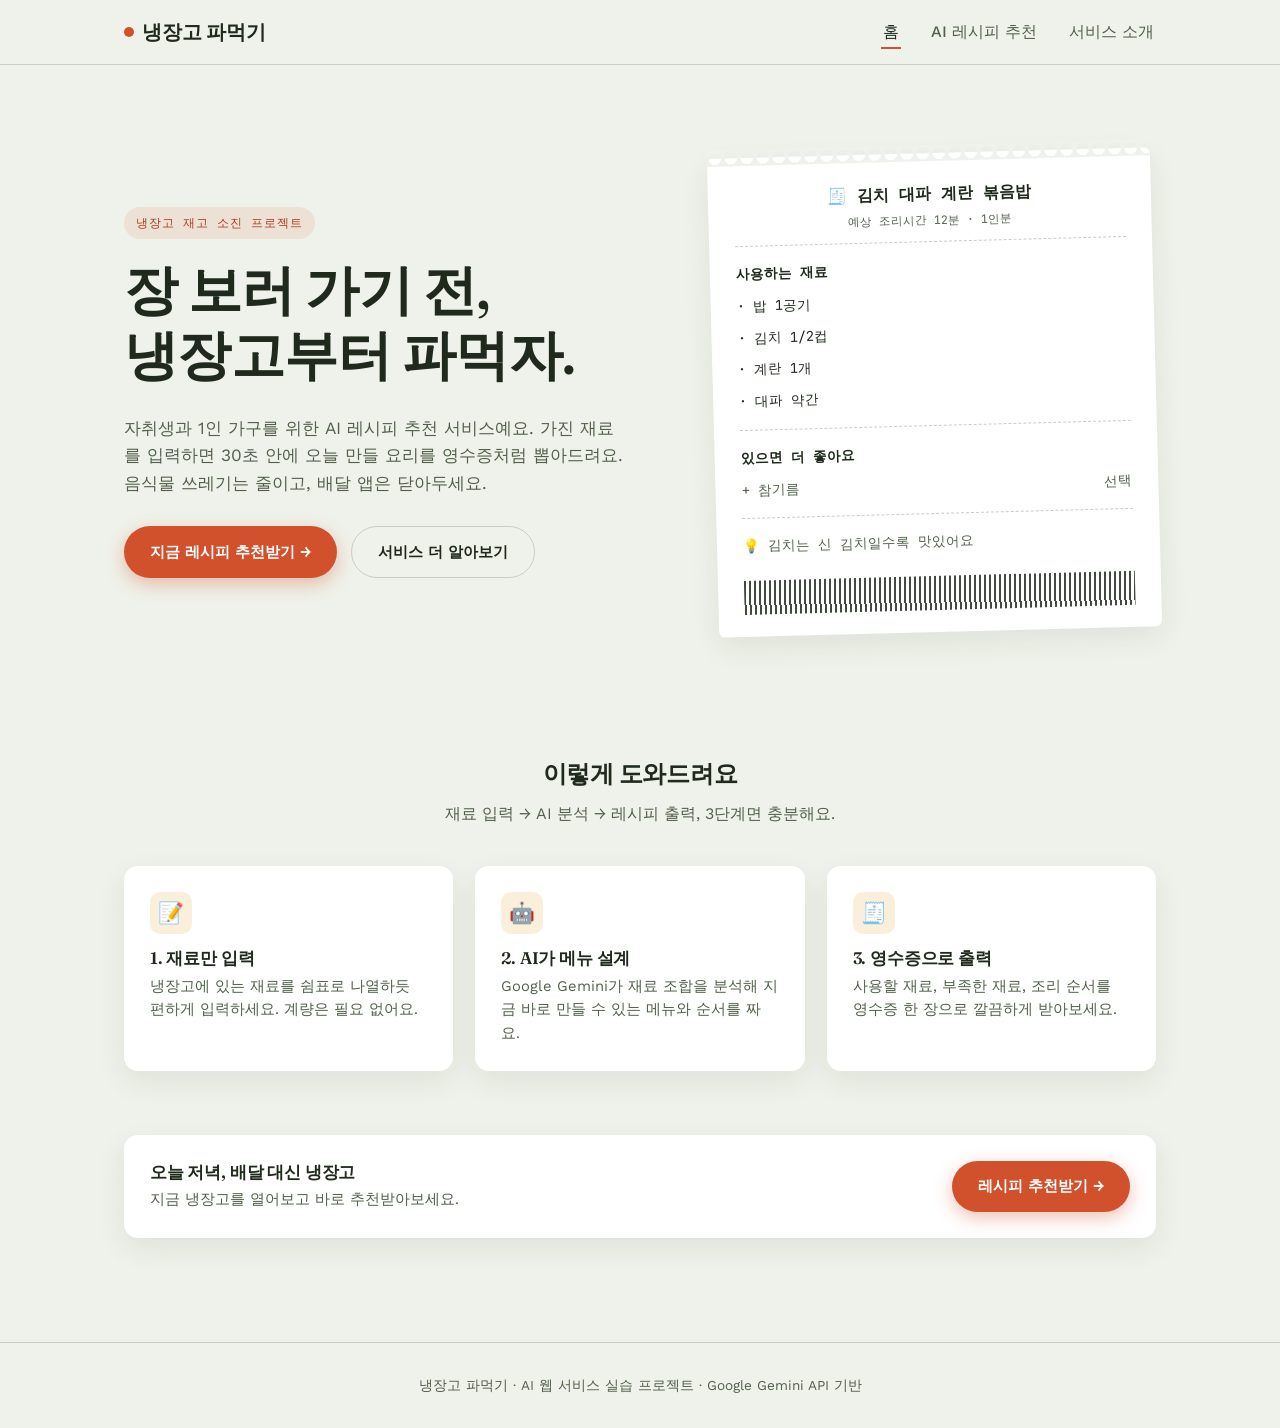
<file: index.html>
<!DOCTYPE html>
<html lang="ko">
<head>
  <meta charset="UTF-8" />
  <meta name="viewport" content="width=device-width, initial-scale=1.0" />
  <title>냉장고 파먹기 — 있는 재료로 오늘 뭐 먹지?</title>
  <meta name="description" content="냉장고 속 재료만 입력하면 AI가 지금 바로 만들 수 있는 레시피를 추천해드려요." />
  <link rel="stylesheet" href="css/style.css" />
</head>
<body>

  <header class="site-header">
    <nav class="nav">
      <a href="index.html" class="nav-logo"><span class="dot"></span>냉장고 파먹기</a>
      <button class="nav-toggle" aria-label="메뉴 열기" aria-expanded="false">☰</button>
      <ul class="nav-links">
        <li><a href="index.html" aria-current="page">홈</a></li>
        <li><a href="recipe.html">AI 레시피 추천</a></li>
        <li><a href="about.html">서비스 소개</a></li>
      </ul>
    </nav>
  </header>

  <main>
    <section class="hero">
      <div class="container hero-grid">
        <div>
          <span class="eyebrow">냉장고 재고 소진 프로젝트</span>
          <h1>장 보러 가기 전,<br>냉장고부터 파먹자.</h1>
          <p class="lead">
            자취생과 1인 가구를 위한 AI 레시피 추천 서비스예요.
            가진 재료를 입력하면 30초 안에 오늘 만들 요리를 영수증처럼 뽑아드려요.
            음식물 쓰레기는 줄이고, 배달 앱은 닫아두세요.
          </p>
          <div class="hero-actions">
            <a href="recipe.html" class="btn btn-primary">지금 레시피 추천받기 →</a>
            <a href="about.html" class="btn btn-ghost">서비스 더 알아보기</a>
          </div>
        </div>

        <div class="receipt" aria-hidden="true">
          <div class="receipt-title">
            🧾 김치 대파 계란 볶음밥
            <small>예상 조리시간 12분 · 1인분</small>
          </div>
          <div class="receipt-row" style="font-weight:600;">사용하는 재료</div>
          <div class="receipt-row"><span>· 밥 1공기</span></div>
          <div class="receipt-row"><span>· 김치 1/2컵</span></div>
          <div class="receipt-row"><span>· 계란 1개</span></div>
          <div class="receipt-row"><span>· 대파 약간</span></div>
          <div class="receipt-divider"></div>
          <div class="receipt-row" style="font-weight:600;">있으면 더 좋아요</div>
          <div class="receipt-row dim"><span>+ 참기름</span><span>선택</span></div>
          <div class="receipt-divider"></div>
          <div class="receipt-row dim">💡 김치는 신 김치일수록 맛있어요</div>
          <div class="receipt-barcode"></div>
        </div>
      </div>
    </section>

    <section class="section">
      <div class="container">
        <div class="section-head">
          <h2>이렇게 도와드려요</h2>
          <p>재료 입력 → AI 분석 → 레시피 출력, 3단계면 충분해요.</p>
        </div>

        <div class="grid-3">
          <div class="card">
            <div class="icon">📝</div>
            <h3>1. 재료만 입력</h3>
            <p>냉장고에 있는 재료를 쉼표로 나열하듯 편하게 입력하세요. 계량은 필요 없어요.</p>
          </div>
          <div class="card">
            <div class="icon">🤖</div>
            <h3>2. AI가 메뉴 설계</h3>
            <p>Google Gemini가 재료 조합을 분석해 지금 바로 만들 수 있는 메뉴와 순서를 짜요.</p>
          </div>
          <div class="card">
            <div class="icon">🧾</div>
            <h3>3. 영수증으로 출력</h3>
            <p>사용할 재료, 부족한 재료, 조리 순서를 영수증 한 장으로 깔끔하게 받아보세요.</p>
          </div>
        </div>
      </div>
    </section>

    <section class="section" style="padding-top:0;">
      <div class="container">
        <div class="card" style="display:flex; align-items:center; justify-content:space-between; gap:20px; flex-wrap:wrap;">
          <div>
            <h3 style="margin-bottom:6px;">오늘 저녁, 배달 대신 냉장고</h3>
            <p style="margin:0;">지금 냉장고를 열어보고 바로 추천받아보세요.</p>
          </div>
          <a href="recipe.html" class="btn btn-primary">레시피 추천받기 →</a>
        </div>
      </div>
    </section>
  </main>

  <footer class="site-footer">
    <div class="container">
      냉장고 파먹기 · AI 웹 서비스 실습 프로젝트 · Google Gemini API 기반
    </div>
  </footer>

  <script src="js/main.js"></script>
</body>
</html>
</file>
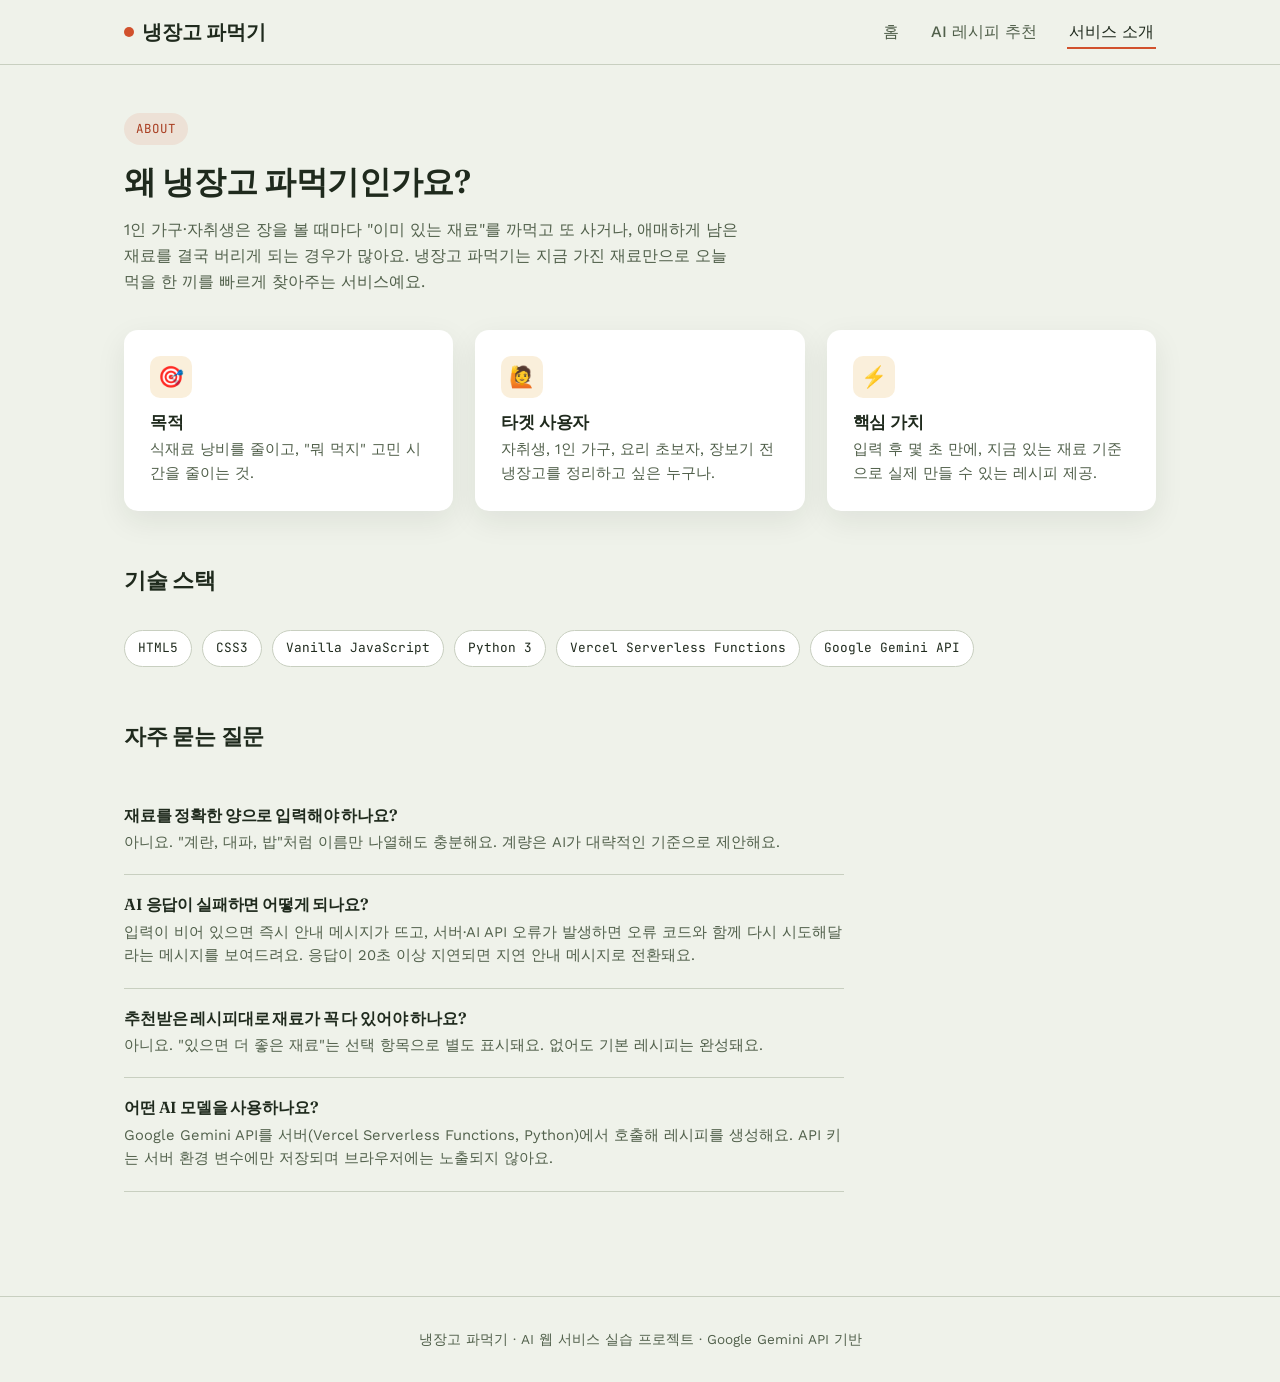
<file: about.html>
<!DOCTYPE html>
<html lang="ko">
<head>
  <meta charset="UTF-8" />
  <meta name="viewport" content="width=device-width, initial-scale=1.0" />
  <title>서비스 소개 — 냉장고 파먹기</title>
  <meta name="description" content="냉장고 파먹기 서비스의 목적, 기술 스택, 자주 묻는 질문을 소개합니다." />
  <link rel="stylesheet" href="css/style.css" />
</head>
<body>

  <header class="site-header">
    <nav class="nav">
      <a href="index.html" class="nav-logo"><span class="dot"></span>냉장고 파먹기</a>
      <button class="nav-toggle" aria-label="메뉴 열기" aria-expanded="false">☰</button>
      <ul class="nav-links">
        <li><a href="index.html">홈</a></li>
        <li><a href="recipe.html">AI 레시피 추천</a></li>
        <li><a href="about.html" aria-current="page">서비스 소개</a></li>
      </ul>
    </nav>
  </header>

  <main>
    <section class="section" style="padding-top:48px;">
      <div class="container">
        <div class="section-head left">
          <span class="eyebrow">About</span>
          <h1 style="font-size:2rem;">왜 냉장고 파먹기인가요?</h1>
          <p>
            1인 가구·자취생은 장을 볼 때마다 "이미 있는 재료"를 까먹고 또 사거나,
            애매하게 남은 재료를 결국 버리게 되는 경우가 많아요.
            냉장고 파먹기는 지금 가진 재료만으로 오늘 먹을 한 끼를 빠르게 찾아주는 서비스예요.
          </p>
        </div>

        <div class="grid-3" style="margin-bottom:56px;">
          <div class="card">
            <div class="icon">🎯</div>
            <h3>목적</h3>
            <p>식재료 낭비를 줄이고, "뭐 먹지" 고민 시간을 줄이는 것.</p>
          </div>
          <div class="card">
            <div class="icon">🙋</div>
            <h3>타겟 사용자</h3>
            <p>자취생, 1인 가구, 요리 초보자, 장보기 전 냉장고를 정리하고 싶은 누구나.</p>
          </div>
          <div class="card">
            <div class="icon">⚡</div>
            <h3>핵심 가치</h3>
            <p>입력 후 몇 초 만에, 지금 있는 재료 기준으로 실제 만들 수 있는 레시피 제공.</p>
          </div>
        </div>

        <div class="section-head left">
          <h2 style="font-size:1.4rem;">기술 스택</h2>
        </div>
        <div class="stack-list" style="margin-bottom:56px;">
          <span class="stack-pill">HTML5</span>
          <span class="stack-pill">CSS3</span>
          <span class="stack-pill">Vanilla JavaScript</span>
          <span class="stack-pill">Python 3</span>
          <span class="stack-pill">Vercel Serverless Functions</span>
          <span class="stack-pill">Google Gemini API</span>
        </div>

        <div class="section-head left">
          <h2 style="font-size:1.4rem;">자주 묻는 질문</h2>
        </div>

        <div style="max-width:720px;">
          <div class="faq-item">
            <h3>재료를 정확한 양으로 입력해야 하나요?</h3>
            <p>아니요. "계란, 대파, 밥"처럼 이름만 나열해도 충분해요. 계량은 AI가 대략적인 기준으로 제안해요.</p>
          </div>
          <div class="faq-item">
            <h3>AI 응답이 실패하면 어떻게 되나요?</h3>
            <p>
              입력이 비어 있으면 즉시 안내 메시지가 뜨고, 서버·AI API 오류가 발생하면 오류 코드와 함께
              다시 시도해달라는 메시지를 보여드려요. 응답이 20초 이상 지연되면 지연 안내 메시지로 전환돼요.
            </p>
          </div>
          <div class="faq-item">
            <h3>추천받은 레시피대로 재료가 꼭 다 있어야 하나요?</h3>
            <p>아니요. "있으면 더 좋은 재료"는 선택 항목으로 별도 표시돼요. 없어도 기본 레시피는 완성돼요.</p>
          </div>
          <div class="faq-item">
            <h3>어떤 AI 모델을 사용하나요?</h3>
            <p>Google Gemini API를 서버(Vercel Serverless Functions, Python)에서 호출해 레시피를 생성해요. API 키는 서버 환경 변수에만 저장되며 브라우저에는 노출되지 않아요.</p>
          </div>
        </div>
      </div>
    </section>
  </main>

  <footer class="site-footer">
    <div class="container">
      냉장고 파먹기 · AI 웹 서비스 실습 프로젝트 · Google Gemini API 기반
    </div>
  </footer>

  <script src="js/main.js"></script>
</body>
</html>
</file>
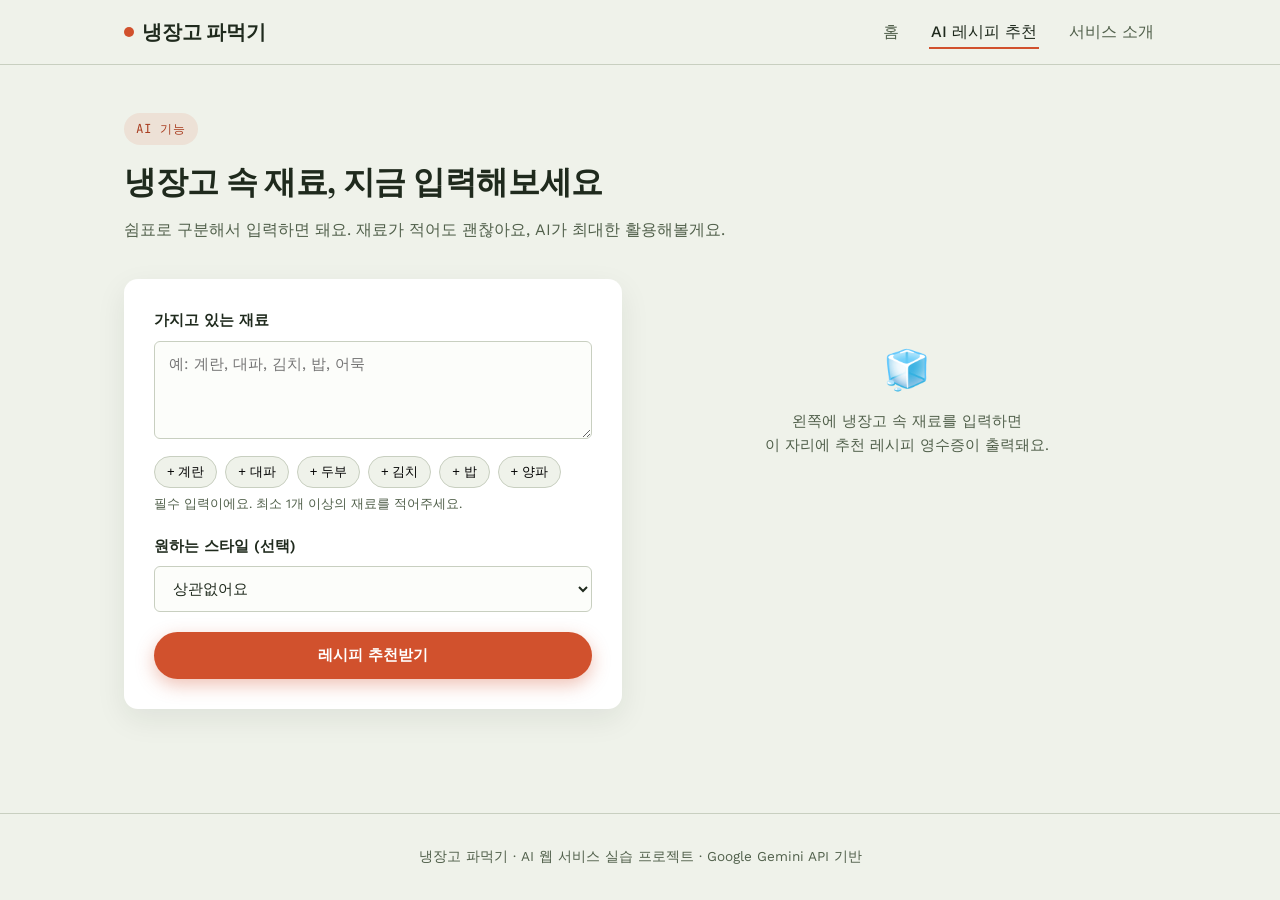
<file: recipe.html>
<!DOCTYPE html>
<html lang="ko">
<head>
  <meta charset="UTF-8" />
  <meta name="viewport" content="width=device-width, initial-scale=1.0" />
  <title>AI 레시피 추천 — 냉장고 파먹기</title>
  <meta name="description" content="냉장고 속 재료를 입력하면 Google Gemini가 지금 만들 수 있는 레시피를 추천해드려요." />
  <link rel="stylesheet" href="css/style.css" />
</head>
<body>

  <header class="site-header">
    <nav class="nav">
      <a href="index.html" class="nav-logo"><span class="dot"></span>냉장고 파먹기</a>
      <button class="nav-toggle" aria-label="메뉴 열기" aria-expanded="false">☰</button>
      <ul class="nav-links">
        <li><a href="index.html">홈</a></li>
        <li><a href="recipe.html" aria-current="page">AI 레시피 추천</a></li>
        <li><a href="about.html">서비스 소개</a></li>
      </ul>
    </nav>
  </header>

  <main>
    <section class="section" style="padding-top:48px;">
      <div class="container">
        <div class="section-head left">
          <span class="eyebrow">AI 기능</span>
          <h1 style="font-size:2rem;">냉장고 속 재료, 지금 입력해보세요</h1>
          <p>쉼표로 구분해서 입력하면 돼요. 재료가 적어도 괜찮아요, AI가 최대한 활용해볼게요.</p>
        </div>

        <div class="recipe-layout">
          <!-- 입력 패널 -->
          <div class="panel">
            <form id="recipe-form" novalidate>
              <div class="field">
                <label for="ingredients">가지고 있는 재료</label>
                <textarea
                  id="ingredients"
                  name="ingredients"
                  rows="4"
                  placeholder="예: 계란, 대파, 김치, 밥, 어묵"
                  required
                ></textarea>
                <div class="chip-row" id="chip-row">
                  <button type="button" class="chip" data-value="계란">+ 계란</button>
                  <button type="button" class="chip" data-value="대파">+ 대파</button>
                  <button type="button" class="chip" data-value="두부">+ 두부</button>
                  <button type="button" class="chip" data-value="김치">+ 김치</button>
                  <button type="button" class="chip" data-value="밥">+ 밥</button>
                  <button type="button" class="chip" data-value="양파">+ 양파</button>
                </div>
                <p class="hint">필수 입력이에요. 최소 1개 이상의 재료를 적어주세요.</p>
              </div>

              <div class="field">
                <label for="meal-type">원하는 스타일 (선택)</label>
                <select id="meal-type" name="meal-type">
                  <option value="아무거나">상관없어요</option>
                  <option value="간단하고 빠르게">간단하고 빠르게 (10분 내외)</option>
                  <option value="한식">한식</option>
                  <option value="양식/분식">양식·분식</option>
                  <option value="다이어트/저칼로리">다이어트·저칼로리</option>
                </select>
              </div>

              <button type="submit" id="submit-btn" class="btn btn-primary" style="width:100%;">
                레시피 추천받기
              </button>

              <div id="status-msg" class="status-msg" role="alert" aria-live="polite"></div>
            </form>
          </div>

          <!-- 결과 패널 -->
          <div id="result-area"></div>
        </div>
      </div>
    </section>
  </main>

  <footer class="site-footer">
    <div class="container">
      냉장고 파먹기 · AI 웹 서비스 실습 프로젝트 · Google Gemini API 기반
    </div>
  </footer>

  <script src="js/main.js"></script>
  <script src="js/recipe.js"></script>
</body>
</html>
</file>
<file: css/style.css>
/* ============================================================
   냉장고 파먹기 — Design Tokens
   Palette   : 채소빛 배경 위에 겨자/토마토 포인트
   Type      : Fraunces(제목, 세리프) + Work Sans(본문) + JetBrains Mono(영수증)
   Signature : 결과를 "영수증"처럼 인쇄된 카드로 보여주는 것
   ============================================================ */

@import url('https://fonts.googleapis.com/css2?family=Fraunces:opsz,wght@9..144,400;9..144,600;9..144,700&family=Work+Sans:wght@400;500;600;700&family=JetBrains+Mono:wght@400;600&display=swap');

:root {
  --color-bg: #EFF2EA;
  --color-surface: #FFFFFF;
  --color-ink: #1F2A1D;
  --color-ink-soft: #51604B;
  --color-line: #C8CFC0;
  --color-mustard: #E3A438;
  --color-mustard-dark: #B9812A;
  --color-tomato: #D1512D;
  --color-tomato-dark: #A93E21;

  --font-display: 'Fraunces', serif;
  --font-body: 'Work Sans', sans-serif;
  --font-mono: 'JetBrains Mono', monospace;

  --radius-sm: 6px;
  --radius-md: 14px;
  --shadow-card: 0 10px 30px rgba(31, 42, 29, 0.08);

  --container: 1080px;
}

* { box-sizing: border-box; }
html { scroll-behavior: smooth; }

body {
  margin: 0;
  background: var(--color-bg);
  color: var(--color-ink);
  font-family: var(--font-body);
  line-height: 1.6;
  -webkit-font-smoothing: antialiased;
}

img { max-width: 100%; display: block; }
a { color: inherit; text-decoration: none; }

h1, h2, h3 {
  font-family: var(--font-display);
  font-weight: 600;
  line-height: 1.2;
  margin: 0 0 0.5em;
  letter-spacing: -0.01em;
}

p { margin: 0 0 1em; color: var(--color-ink-soft); }

.container {
  max-width: var(--container);
  margin: 0 auto;
  padding: 0 24px;
}

/* ---------- Navigation ---------- */
.site-header {
  position: sticky;
  top: 0;
  z-index: 50;
  background: var(--color-bg);
  border-bottom: 1px solid var(--color-line);
}

.nav {
  display: flex;
  align-items: center;
  justify-content: space-between;
  padding: 16px 24px;
  max-width: var(--container);
  margin: 0 auto;
}

.nav-logo {
  font-family: var(--font-display);
  font-size: 1.25rem;
  font-weight: 700;
  display: flex;
  align-items: center;
  gap: 8px;
}

.nav-logo .dot {
  width: 10px;
  height: 10px;
  border-radius: 50%;
  background: var(--color-tomato);
  display: inline-block;
}

.nav-links {
  display: flex;
  gap: 28px;
  list-style: none;
  margin: 0;
  padding: 0;
}

.nav-links a {
  font-weight: 500;
  color: var(--color-ink-soft);
  padding: 6px 2px;
  border-bottom: 2px solid transparent;
  transition: color 0.15s, border-color 0.15s;
}

.nav-links a:hover,
.nav-links a[aria-current="page"] {
  color: var(--color-ink);
  border-color: var(--color-tomato);
}

.nav-toggle {
  display: none;
  background: none;
  border: none;
  font-size: 1.5rem;
  cursor: pointer;
  color: var(--color-ink);
}

/* ---------- Buttons ---------- */
.btn {
  display: inline-flex;
  align-items: center;
  justify-content: center;
  gap: 8px;
  font-family: var(--font-body);
  font-weight: 600;
  font-size: 0.95rem;
  padding: 13px 26px;
  border-radius: 999px;
  border: none;
  cursor: pointer;
  transition: transform 0.12s ease, box-shadow 0.12s ease;
}

.btn:active { transform: translateY(1px); }

.btn-primary {
  background: var(--color-tomato);
  color: #fff;
  box-shadow: 0 6px 18px rgba(209, 81, 45, 0.35);
}
.btn-primary:hover { background: var(--color-tomato-dark); }

.btn-ghost {
  background: transparent;
  color: var(--color-ink);
  border: 1.5px solid var(--color-line);
}
.btn-ghost:hover { border-color: var(--color-ink); }

.btn:disabled { opacity: 0.55; cursor: not-allowed; }

/* ---------- Hero ---------- */
.hero {
  padding: 88px 0 64px;
}

.hero-grid {
  display: grid;
  grid-template-columns: 1.1fr 0.9fr;
  gap: 48px;
  align-items: center;
}

.eyebrow {
  display: inline-block;
  font-family: var(--font-mono);
  font-size: 0.78rem;
  letter-spacing: 0.08em;
  text-transform: uppercase;
  color: var(--color-tomato-dark);
  background: rgba(209, 81, 45, 0.1);
  padding: 6px 12px;
  border-radius: 999px;
  margin-bottom: 18px;
}

.hero h1 {
  font-size: clamp(2.1rem, 4.4vw, 3.4rem);
}

.hero p.lead {
  font-size: 1.08rem;
  max-width: 46ch;
}

.hero-actions {
  display: flex;
  gap: 14px;
  margin-top: 28px;
  flex-wrap: wrap;
}

/* ---------- Receipt (signature element) ---------- */
.receipt {
  background: var(--color-surface);
  border-radius: var(--radius-sm);
  box-shadow: var(--shadow-card);
  padding: 28px 26px 22px;
  font-family: var(--font-mono);
  position: relative;
  transform: rotate(-1.5deg);
}

.receipt::before {
  content: "";
  position: absolute;
  top: -8px; left: 0; right: 0;
  height: 16px;
  background: radial-gradient(circle at 8px 8px, transparent 6px, var(--color-bg) 6.5px) repeat-x;
  background-size: 16px 16px;
}

.receipt-title {
  font-family: var(--font-mono);
  font-weight: 600;
  font-size: 1rem;
  text-align: center;
  border-bottom: 1px dashed var(--color-line);
  padding-bottom: 12px;
  margin-bottom: 12px;
}

.receipt-title small {
  display: block;
  font-weight: 400;
  color: var(--color-ink-soft);
  margin-top: 4px;
  font-size: 0.72rem;
}

.receipt-row {
  display: flex;
  justify-content: space-between;
  gap: 12px;
  font-size: 0.85rem;
  padding: 5px 0;
}

.receipt-row.dim { color: var(--color-ink-soft); }

.receipt-divider {
  border-top: 1px dashed var(--color-line);
  margin: 12px 0;
}

.receipt-total {
  display: flex;
  justify-content: space-between;
  font-weight: 700;
  font-size: 0.95rem;
  padding-top: 4px;
}

.receipt-barcode {
  margin-top: 18px;
  height: 34px;
  background: repeating-linear-gradient(90deg, var(--color-ink) 0 2px, transparent 2px 5px);
  opacity: 0.85;
}

/* ---------- Sections ---------- */
.section {
  padding: 64px 0;
}

.section-head {
  max-width: 620px;
  margin: 0 auto 40px;
  text-align: center;
}

.section-head.left { margin: 0 0 36px; text-align: left; }

.grid-3 {
  display: grid;
  grid-template-columns: repeat(3, 1fr);
  gap: 22px;
}

.card {
  background: var(--color-surface);
  border-radius: var(--radius-md);
  padding: 26px;
  box-shadow: var(--shadow-card);
}

.card .icon {
  width: 42px;
  height: 42px;
  border-radius: 10px;
  background: rgba(227, 164, 56, 0.18);
  display: flex;
  align-items: center;
  justify-content: center;
  font-size: 1.3rem;
  margin-bottom: 14px;
}

.card h3 { font-size: 1.05rem; margin-bottom: 6px; }
.card p { margin: 0; font-size: 0.92rem; }

/* ---------- Recipe page ---------- */
.recipe-layout {
  display: grid;
  grid-template-columns: 1fr 1fr;
  gap: 36px;
  align-items: start;
}

.panel {
  background: var(--color-surface);
  border-radius: var(--radius-md);
  padding: 30px;
  box-shadow: var(--shadow-card);
}

.field { margin-bottom: 20px; }

.field label {
  display: block;
  font-weight: 600;
  font-size: 0.92rem;
  margin-bottom: 8px;
}

.field .hint {
  font-size: 0.8rem;
  color: var(--color-ink-soft);
  margin-top: 6px;
}

textarea, input[type="text"], select {
  width: 100%;
  font-family: var(--font-body);
  font-size: 0.95rem;
  padding: 12px 14px;
  border-radius: var(--radius-sm);
  border: 1.5px solid var(--color-line);
  background: #FCFDFA;
  color: var(--color-ink);
  resize: vertical;
}

textarea:focus, input:focus, select:focus {
  outline: none;
  border-color: var(--color-tomato);
  box-shadow: 0 0 0 3px rgba(209, 81, 45, 0.15);
}

.chip-row {
  display: flex;
  flex-wrap: wrap;
  gap: 8px;
  margin-top: 10px;
}

.chip {
  font-size: 0.82rem;
  padding: 6px 12px;
  border-radius: 999px;
  border: 1.5px solid var(--color-line);
  background: var(--color-bg);
  cursor: pointer;
  transition: border-color .15s, background .15s;
}
.chip:hover { border-color: var(--color-mustard-dark); }
.chip.active { background: var(--color-mustard); border-color: var(--color-mustard-dark); color: #3a2a08; font-weight: 600; }

.status-msg {
  display: none;
  padding: 12px 14px;
  border-radius: var(--radius-sm);
  font-size: 0.88rem;
  margin-top: 16px;
}

.status-msg.show { display: block; }

.status-msg.error {
  background: rgba(209, 81, 45, 0.1);
  color: var(--color-tomato-dark);
  border: 1px solid rgba(209, 81, 45, 0.3);
}

.status-msg.loading {
  background: rgba(227, 164, 56, 0.15);
  color: var(--color-mustard-dark);
  border: 1px solid rgba(227, 164, 56, 0.35);
}

.result-empty {
  text-align: center;
  color: var(--color-ink-soft);
  padding: 60px 20px;
  font-size: 0.92rem;
}

.result-empty .icon-big { font-size: 2.4rem; margin-bottom: 10px; }

.steps-list {
  font-family: var(--font-body);
  padding-left: 20px;
  margin: 0;
}
.steps-list li { margin-bottom: 8px; font-size: 0.9rem; }

.spinner {
  width: 16px; height: 16px;
  border: 2.5px solid rgba(227, 164, 56, 0.3);
  border-top-color: var(--color-mustard-dark);
  border-radius: 50%;
  display: inline-block;
  animation: spin 0.7s linear infinite;
  vertical-align: middle;
  margin-right: 8px;
}
@keyframes spin { to { transform: rotate(360deg); } }

/* ---------- About page ---------- */
.faq-item {
  border-bottom: 1px solid var(--color-line);
  padding: 20px 0;
}
.faq-item h3 { font-size: 1rem; margin-bottom: 6px; }
.faq-item p { margin: 0; font-size: 0.92rem; }

.stack-list {
  display: flex;
  flex-wrap: wrap;
  gap: 10px;
}
.stack-pill {
  font-family: var(--font-mono);
  font-size: 0.8rem;
  padding: 7px 13px;
  border-radius: 999px;
  background: var(--color-surface);
  border: 1px solid var(--color-line);
}

/* ---------- Footer ---------- */
.site-footer {
  border-top: 1px solid var(--color-line);
  padding: 32px 0;
  margin-top: 40px;
  font-size: 0.85rem;
  color: var(--color-ink-soft);
  text-align: center;
}

/* ============================================================
   Responsive
   ============================================================ */
@media (max-width: 860px) {
  .hero-grid { grid-template-columns: 1fr; }
  .recipe-layout { grid-template-columns: 1fr; }
  .grid-3 { grid-template-columns: repeat(2, 1fr); }
  .receipt { transform: none; }
}

@media (max-width: 640px) {
  .nav-links {
    position: absolute;
    top: 100%;
    left: 0; right: 0;
    background: var(--color-surface);
    flex-direction: column;
    gap: 0;
    border-bottom: 1px solid var(--color-line);
    max-height: 0;
    overflow: hidden;
    transition: max-height 0.25s ease;
  }
  .nav-links.open { max-height: 300px; }
  .nav-links li { width: 100%; }
  .nav-links a {
    display: block;
    padding: 16px 24px;
    border-bottom: 1px solid var(--color-line);
    border-left: 3px solid transparent;
  }
  .nav-links a[aria-current="page"] { border-left-color: var(--color-tomato); border-bottom-color: var(--color-line); }
  .nav-toggle { display: block; }

  .hero { padding: 48px 0 40px; }
  .hero-actions .btn { flex: 1; }
  .grid-3 { grid-template-columns: 1fr; }
  .section { padding: 44px 0; }
  .panel { padding: 22px; }
}
</file>
